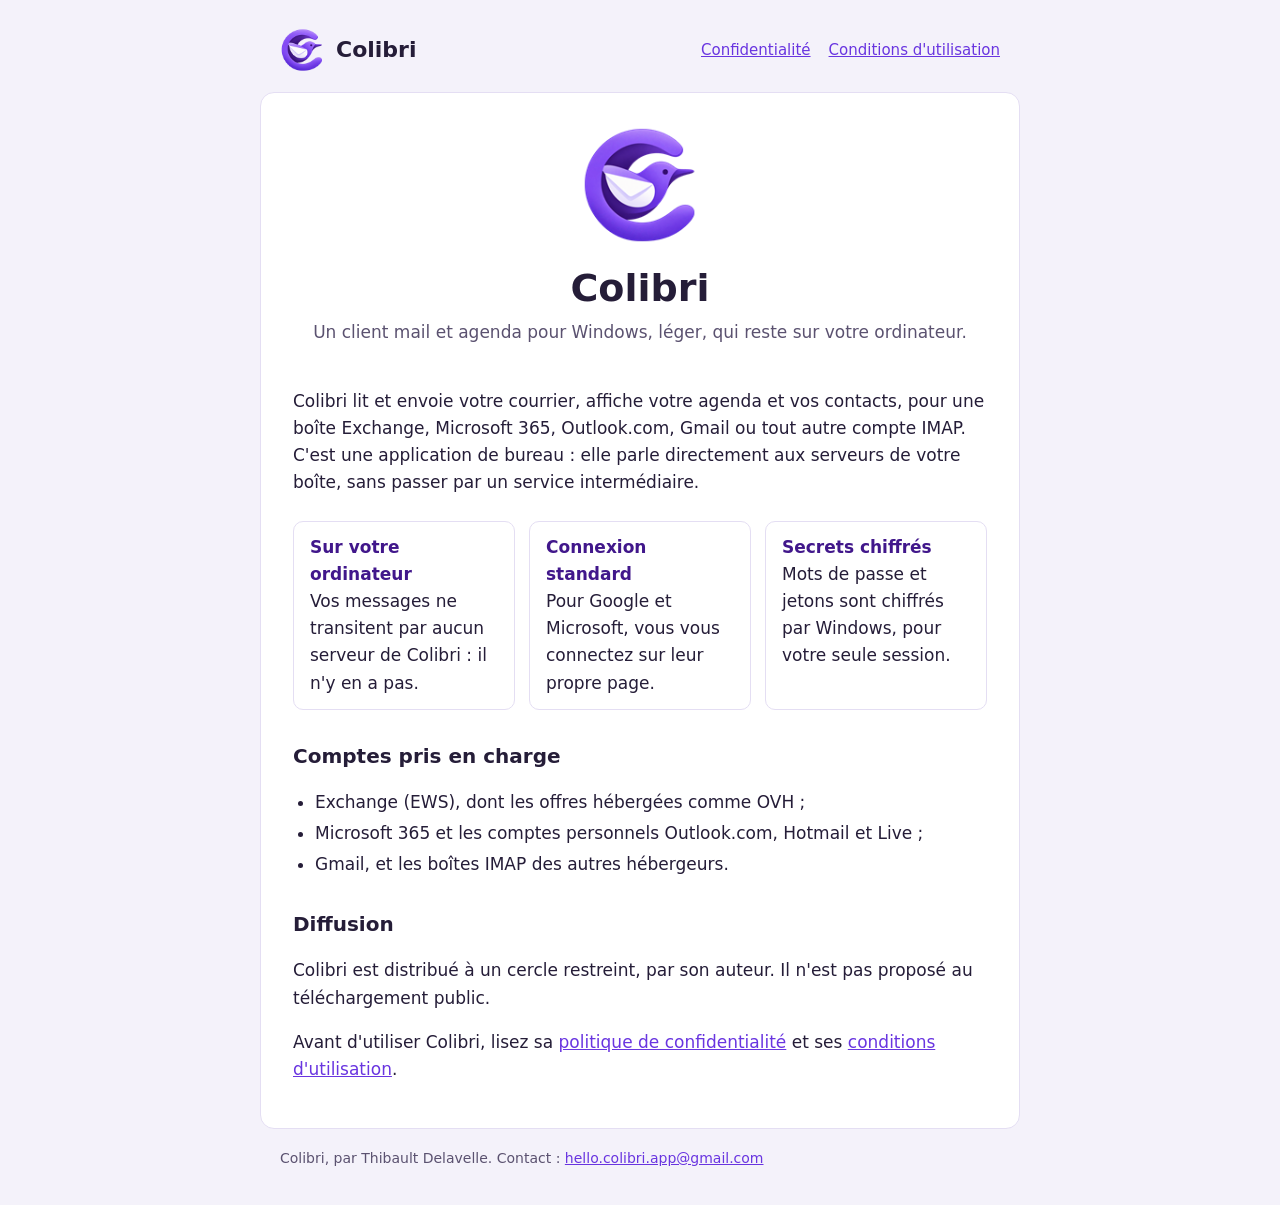
<file: index.html>
<!doctype html>
<html lang="fr">
<head>
  <meta charset="utf-8">
  <meta name="viewport" content="width=device-width, initial-scale=1">
  <title>Colibri</title>
  <meta name="description" content="Colibri, client mail et agenda pour Windows : Exchange, Microsoft 365, Outlook.com, Gmail et IMAP.">
  <link rel="icon" href="logo.png">
  <link rel="stylesheet" href="style.css">
</head>
<body>
  <header>
    <a class="home" href="./"><img src="logo.png" alt="">Colibri</a>
    <nav>
      <a href="confidentialite.html">Confidentialité</a>
      <a href="conditions.html">Conditions d'utilisation</a>
    </nav>
  </header>

  <main>
    <section class="hero">
      <img src="logo.png" alt="Logo de Colibri">
      <h1>Colibri</h1>
      <p class="lead">Un client mail et agenda pour Windows, léger, qui reste sur votre ordinateur.</p>
    </section>

    <p>
      Colibri lit et envoie votre courrier, affiche votre agenda et vos contacts, pour une boîte
      Exchange, Microsoft 365, Outlook.com, Gmail ou tout autre compte IMAP. C'est une
      application de bureau : elle parle directement aux serveurs de votre boîte, sans passer par
      un service intermédiaire.
    </p>

    <div class="facts">
      <div><strong>Sur votre ordinateur</strong>Vos messages ne transitent par aucun serveur de Colibri : il n'y en a pas.</div>
      <div><strong>Connexion standard</strong>Pour Google et Microsoft, vous vous connectez sur leur propre page.</div>
      <div><strong>Secrets chiffrés</strong>Mots de passe et jetons sont chiffrés par Windows, pour votre seule session.</div>
    </div>

    <h2>Comptes pris en charge</h2>
    <ul>
      <li>Exchange (EWS), dont les offres hébergées comme OVH ;</li>
      <li>Microsoft 365 et les comptes personnels Outlook.com, Hotmail et Live ;</li>
      <li>Gmail, et les boîtes IMAP des autres hébergeurs.</li>
    </ul>

    <h2>Diffusion</h2>
    <p>
      Colibri est distribué à un cercle restreint, par son auteur. Il n'est pas proposé au
      téléchargement public.
    </p>

    <p>
      Avant d'utiliser Colibri, lisez sa <a href="confidentialite.html">politique de
      confidentialité</a> et ses <a href="conditions.html">conditions d'utilisation</a>.
    </p>
  </main>

  <footer>
    Colibri, par Thibault Delavelle. Contact : <a href="mailto:hello.colibri.app@gmail.com">hello.colibri.app@gmail.com</a>
  </footer>
</body>
</html>
</file>
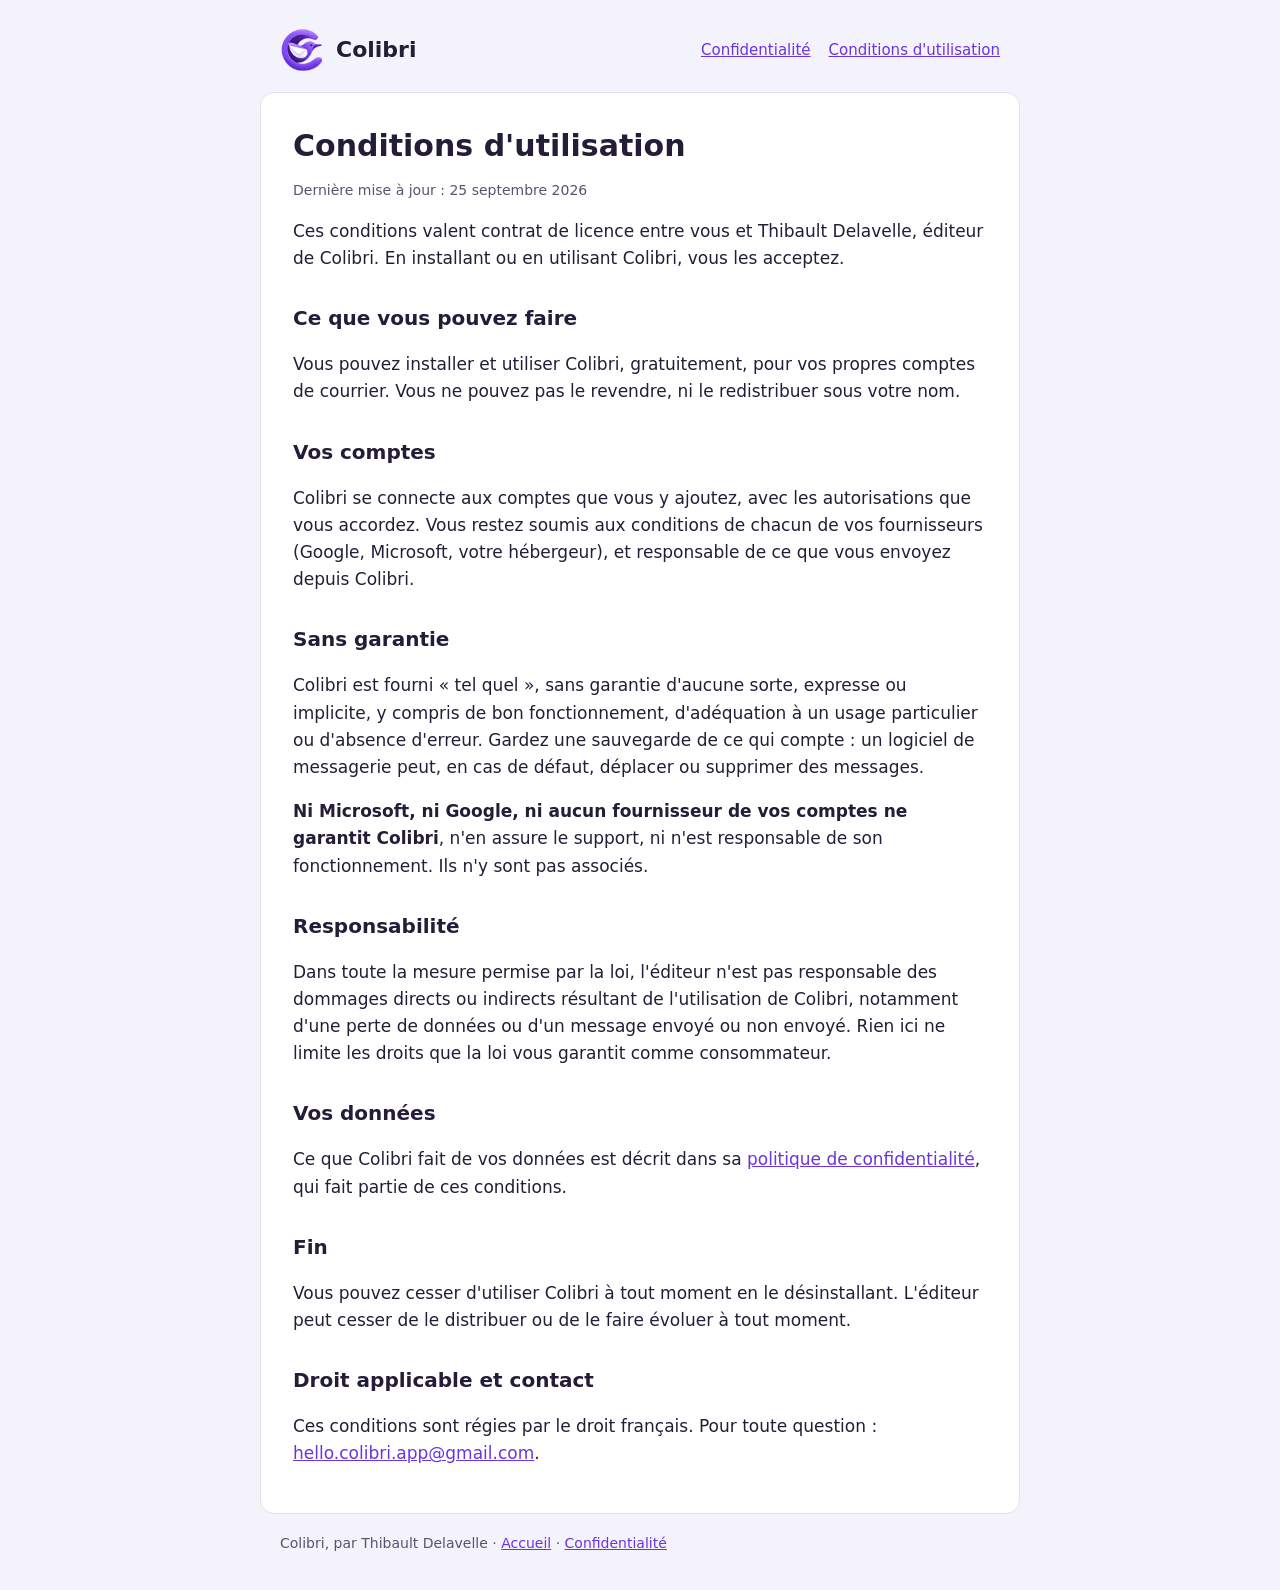
<file: conditions.html>
<!doctype html>
<html lang="fr">
<head>
  <meta charset="utf-8">
  <meta name="viewport" content="width=device-width, initial-scale=1">
  <title>Conditions d'utilisation – Colibri</title>
  <link rel="icon" href="logo.png">
  <link rel="stylesheet" href="style.css">
</head>
<body>
  <header>
    <a class="home" href="./"><img src="logo.png" alt="">Colibri</a>
    <nav>
      <a href="confidentialite.html">Confidentialité</a>
      <a href="conditions.html">Conditions d'utilisation</a>
    </nav>
  </header>

  <main>
    <h1>Conditions d'utilisation</h1>
    <p class="updated">Dernière mise à jour : 25 septembre 2026</p>

    <p>
      Ces conditions valent contrat de licence entre vous et Thibault Delavelle, éditeur de
      Colibri. En installant ou en utilisant Colibri, vous les acceptez.
    </p>

    <h2>Ce que vous pouvez faire</h2>
    <p>
      Vous pouvez installer et utiliser Colibri, gratuitement, pour vos propres comptes de
      courrier. Vous ne pouvez pas le revendre, ni le redistribuer sous votre nom.
    </p>

    <h2>Vos comptes</h2>
    <p>
      Colibri se connecte aux comptes que vous y ajoutez, avec les autorisations que vous accordez.
      Vous restez soumis aux conditions de chacun de vos fournisseurs (Google, Microsoft, votre
      hébergeur), et responsable de ce que vous envoyez depuis Colibri.
    </p>

    <h2>Sans garantie</h2>
    <p>
      Colibri est fourni « tel quel », sans garantie d'aucune sorte, expresse ou implicite, y
      compris de bon fonctionnement, d'adéquation à un usage particulier ou d'absence d'erreur.
      Gardez une sauvegarde de ce qui compte : un logiciel de messagerie peut, en cas de défaut,
      déplacer ou supprimer des messages.
    </p>
    <p>
      <strong>Ni Microsoft, ni Google, ni aucun fournisseur de vos comptes ne garantit Colibri</strong>,
      n'en assure le support, ni n'est responsable de son fonctionnement. Ils n'y sont pas associés.
    </p>

    <h2>Responsabilité</h2>
    <p>
      Dans toute la mesure permise par la loi, l'éditeur n'est pas responsable des dommages directs
      ou indirects résultant de l'utilisation de Colibri, notamment d'une perte de données ou d'un
      message envoyé ou non envoyé. Rien ici ne limite les droits que la loi vous garantit comme
      consommateur.
    </p>

    <h2>Vos données</h2>
    <p>
      Ce que Colibri fait de vos données est décrit dans sa
      <a href="confidentialite.html">politique de confidentialité</a>, qui fait partie de ces
      conditions.
    </p>

    <h2>Fin</h2>
    <p>
      Vous pouvez cesser d'utiliser Colibri à tout moment en le désinstallant. L'éditeur peut
      cesser de le distribuer ou de le faire évoluer à tout moment.
    </p>

    <h2>Droit applicable et contact</h2>
    <p>
      Ces conditions sont régies par le droit français. Pour toute question :
      <a href="mailto:hello.colibri.app@gmail.com">hello.colibri.app@gmail.com</a>.
    </p>
  </main>

  <footer>
    Colibri, par Thibault Delavelle · <a href="./">Accueil</a> · <a href="confidentialite.html">Confidentialité</a>
  </footer>
</body>
</html>
</file>
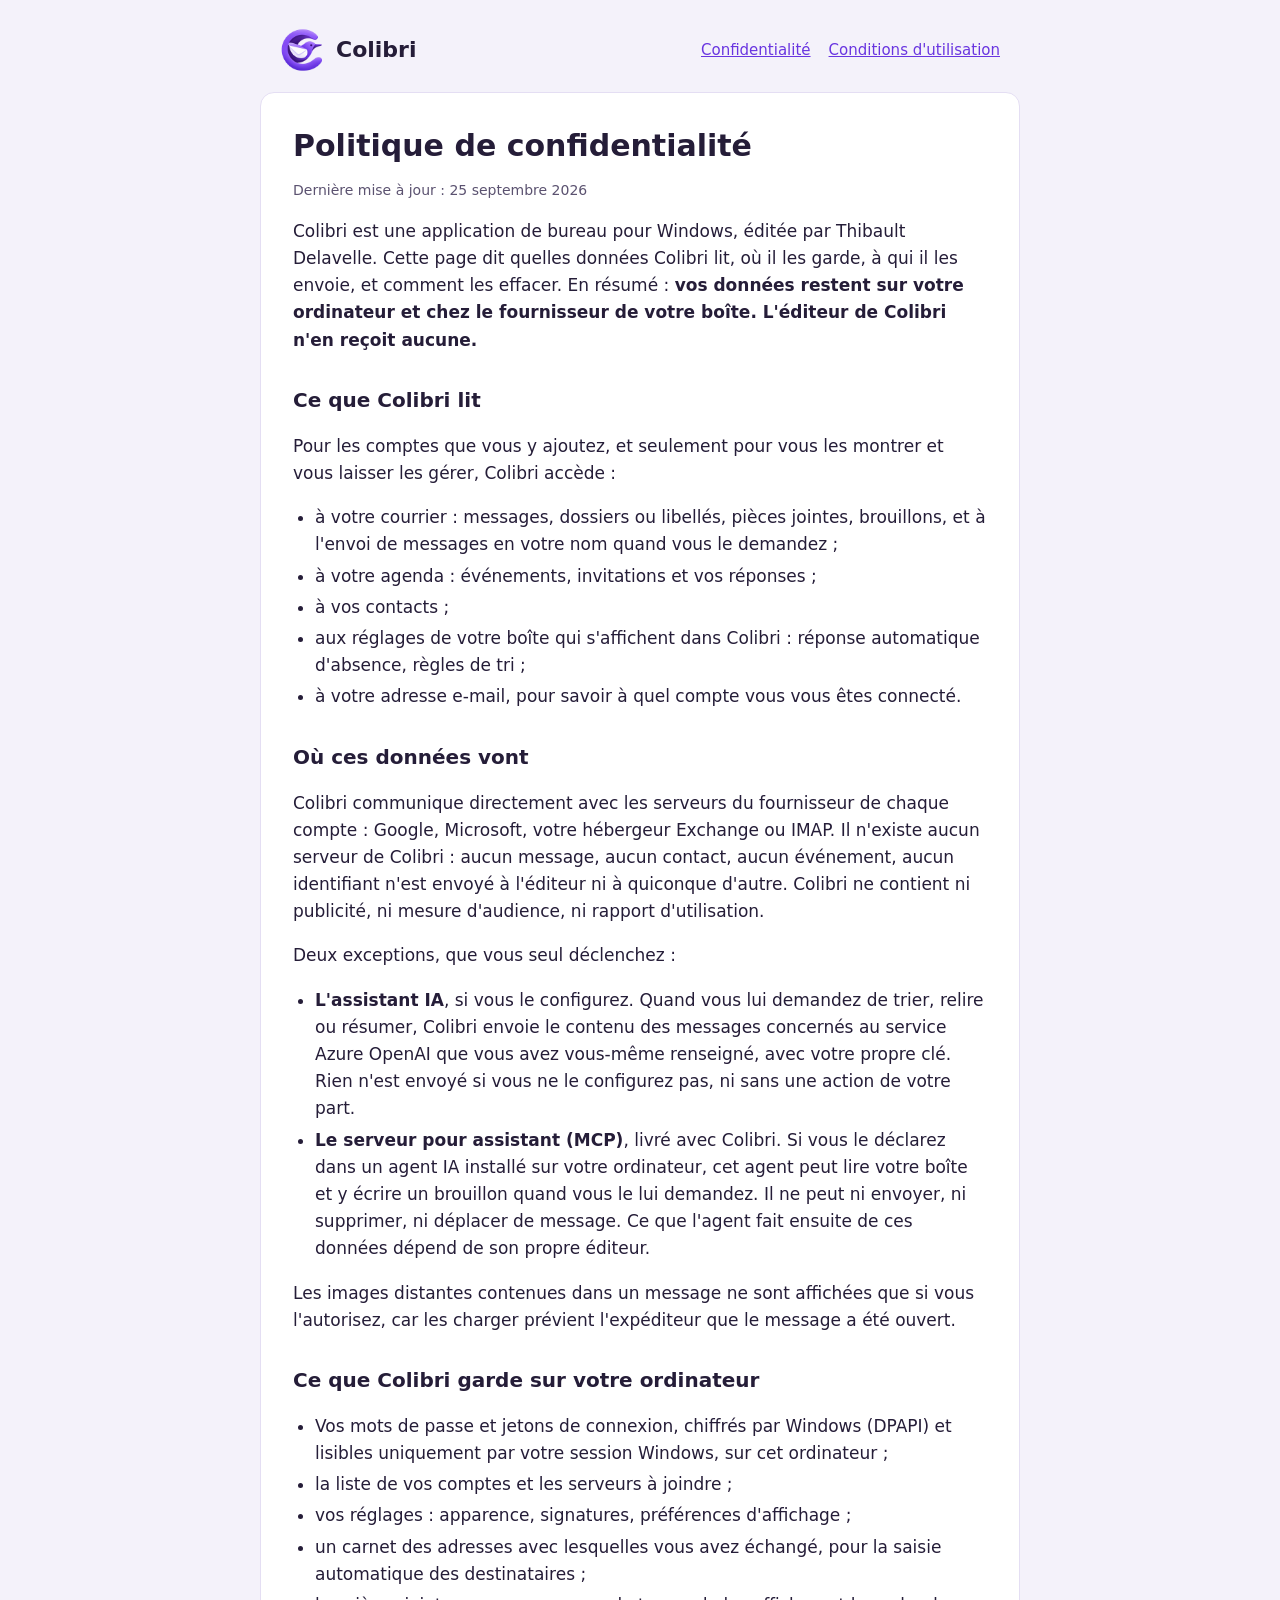
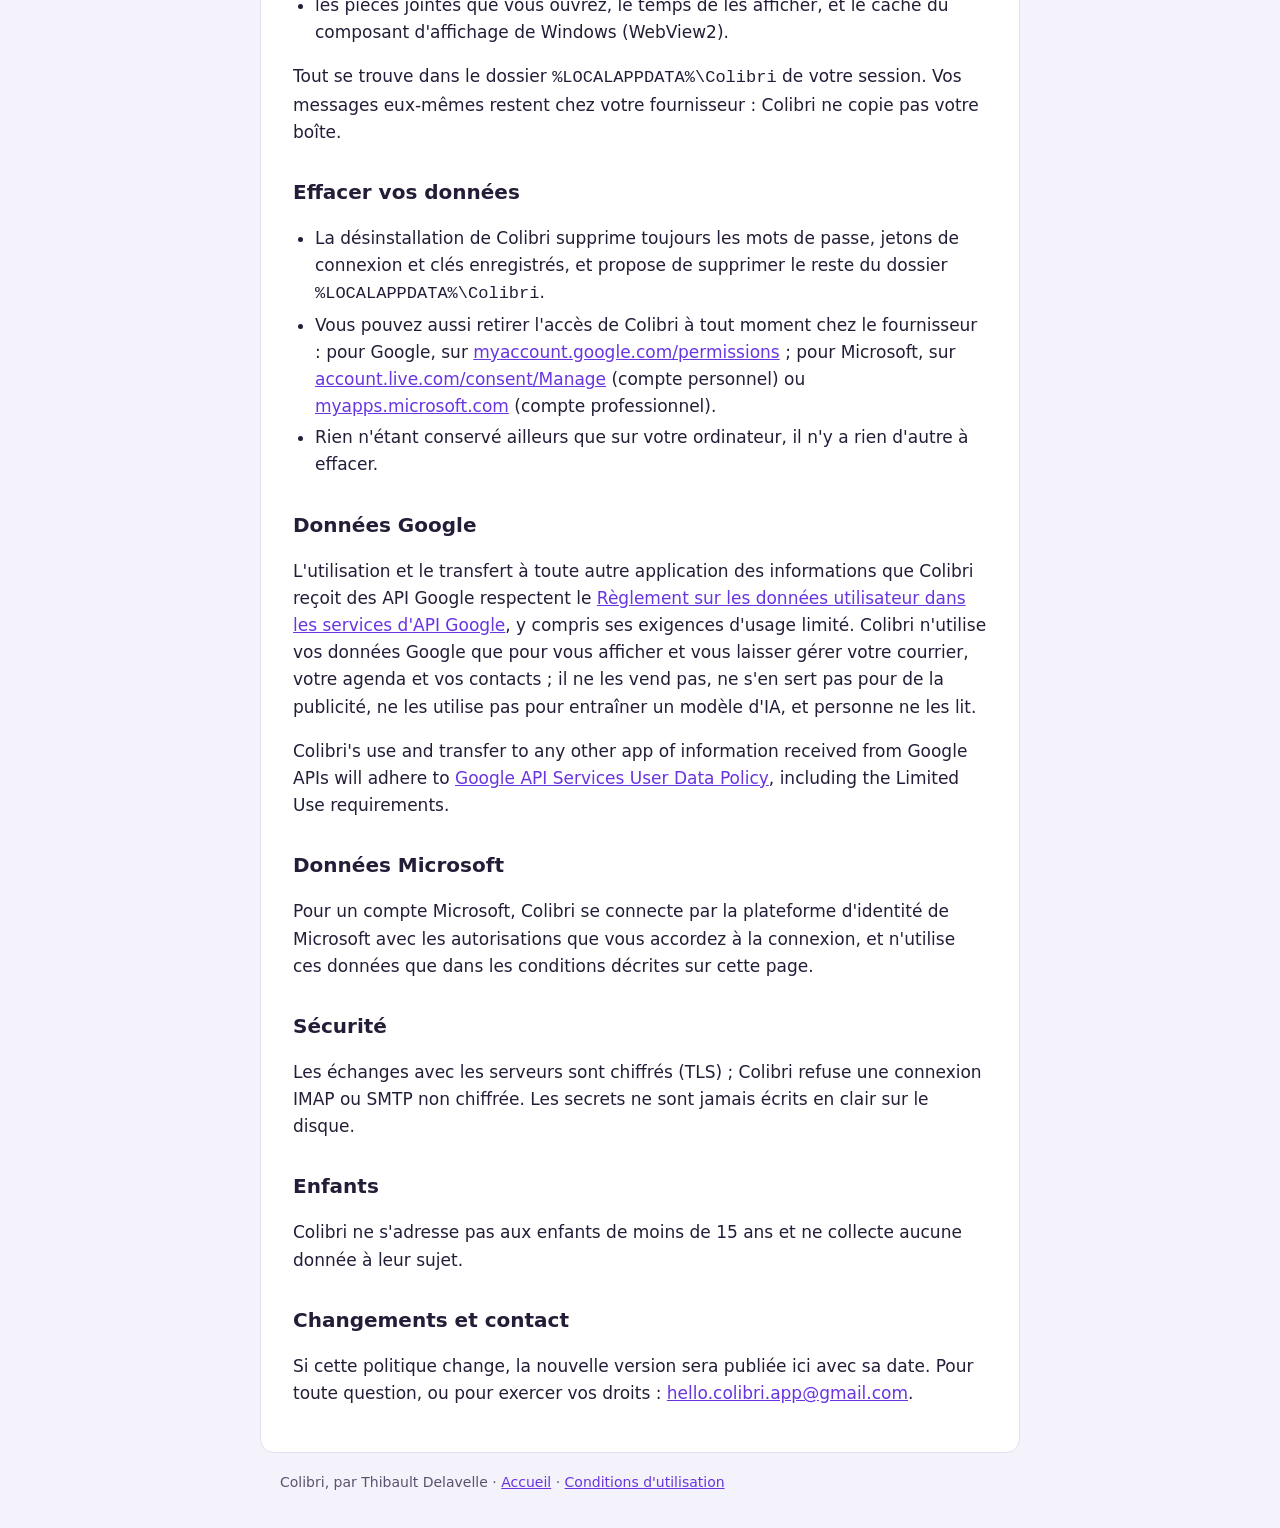
<file: confidentialite.html>
<!doctype html>
<html lang="fr">
<head>
  <meta charset="utf-8">
  <meta name="viewport" content="width=device-width, initial-scale=1">
  <title>Confidentialité – Colibri</title>
  <link rel="icon" href="logo.png">
  <link rel="stylesheet" href="style.css">
</head>
<body>
  <header>
    <a class="home" href="./"><img src="logo.png" alt="">Colibri</a>
    <nav>
      <a href="confidentialite.html">Confidentialité</a>
      <a href="conditions.html">Conditions d'utilisation</a>
    </nav>
  </header>

  <main>
    <h1>Politique de confidentialité</h1>
    <p class="updated">Dernière mise à jour : 25 septembre 2026</p>

    <p>
      Colibri est une application de bureau pour Windows, éditée par Thibault Delavelle. Cette
      page dit quelles données Colibri lit, où il les garde, à qui il les envoie, et comment les
      effacer. En résumé : <strong>vos données restent sur votre ordinateur et chez le fournisseur
      de votre boîte. L'éditeur de Colibri n'en reçoit aucune.</strong>
    </p>

    <h2>Ce que Colibri lit</h2>
    <p>
      Pour les comptes que vous y ajoutez, et seulement pour vous les montrer et vous laisser les
      gérer, Colibri accède :
    </p>
    <ul>
      <li>à votre courrier : messages, dossiers ou libellés, pièces jointes, brouillons, et à
        l'envoi de messages en votre nom quand vous le demandez ;</li>
      <li>à votre agenda : événements, invitations et vos réponses ;</li>
      <li>à vos contacts ;</li>
      <li>aux réglages de votre boîte qui s'affichent dans Colibri : réponse automatique
        d'absence, règles de tri ;</li>
      <li>à votre adresse e-mail, pour savoir à quel compte vous vous êtes connecté.</li>
    </ul>

    <h2>Où ces données vont</h2>
    <p>
      Colibri communique directement avec les serveurs du fournisseur de chaque compte : Google,
      Microsoft, votre hébergeur Exchange ou IMAP. Il n'existe aucun serveur de Colibri : aucun
      message, aucun contact, aucun événement, aucun identifiant n'est envoyé à l'éditeur ni à
      quiconque d'autre. Colibri ne contient ni publicité, ni mesure d'audience, ni rapport
      d'utilisation.
    </p>
    <p>Deux exceptions, que vous seul déclenchez :</p>
    <ul>
      <li><strong>L'assistant IA</strong>, si vous le configurez. Quand vous lui demandez de trier,
        relire ou résumer, Colibri envoie le contenu des messages concernés au service Azure
        OpenAI que vous avez vous-même renseigné, avec votre propre clé. Rien n'est envoyé si vous
        ne le configurez pas, ni sans une action de votre part.</li>
      <li><strong>Le serveur pour assistant (MCP)</strong>, livré avec Colibri. Si vous le déclarez
        dans un agent IA installé sur votre ordinateur, cet agent peut lire votre boîte et y écrire
        un brouillon quand vous le lui demandez. Il ne peut ni envoyer, ni supprimer, ni déplacer
        de message. Ce que l'agent fait ensuite de ces données dépend de son propre éditeur.</li>
    </ul>
    <p>
      Les images distantes contenues dans un message ne sont affichées que si vous l'autorisez,
      car les charger prévient l'expéditeur que le message a été ouvert.
    </p>

    <h2>Ce que Colibri garde sur votre ordinateur</h2>
    <ul>
      <li>Vos mots de passe et jetons de connexion, chiffrés par Windows (DPAPI) et lisibles
        uniquement par votre session Windows, sur cet ordinateur ;</li>
      <li>la liste de vos comptes et les serveurs à joindre ;</li>
      <li>vos réglages : apparence, signatures, préférences d'affichage ;</li>
      <li>un carnet des adresses avec lesquelles vous avez échangé, pour la saisie automatique
        des destinataires ;</li>
      <li>les pièces jointes que vous ouvrez, le temps de les afficher, et le cache du composant
        d'affichage de Windows (WebView2).</li>
    </ul>
    <p>
      Tout se trouve dans le dossier <code>%LOCALAPPDATA%\Colibri</code> de votre session. Vos
      messages eux-mêmes restent chez votre fournisseur : Colibri ne copie pas votre boîte.
    </p>

    <h2>Effacer vos données</h2>
    <ul>
      <li>La désinstallation de Colibri supprime toujours les mots de passe, jetons de connexion et
        clés enregistrés, et propose de supprimer le reste du dossier <code>%LOCALAPPDATA%\Colibri</code>.</li>
      <li>Vous pouvez aussi retirer l'accès de Colibri à tout moment chez le fournisseur : pour
        Google, sur <a href="https://myaccount.google.com/permissions">myaccount.google.com/permissions</a> ;
        pour Microsoft, sur <a href="https://account.live.com/consent/Manage">account.live.com/consent/Manage</a>
        (compte personnel) ou <a href="https://myapps.microsoft.com">myapps.microsoft.com</a>
        (compte professionnel).</li>
      <li>Rien n'étant conservé ailleurs que sur votre ordinateur, il n'y a rien d'autre à effacer.</li>
    </ul>

    <h2>Données Google</h2>
    <p>
      L'utilisation et le transfert à toute autre application des informations que Colibri reçoit
      des API Google respectent le
      <a href="https://developers.google.com/terms/api-services-user-data-policy">Règlement sur les
      données utilisateur dans les services d'API Google</a>, y compris ses exigences d'usage
      limité. Colibri n'utilise vos données Google que pour vous afficher et vous laisser gérer
      votre courrier, votre agenda et vos contacts ; il ne les vend pas, ne s'en sert pas pour de
      la publicité, ne les utilise pas pour entraîner un modèle d'IA, et personne ne les lit.
    </p>
    <p lang="en">
      Colibri's use and transfer to any other app of information received from Google APIs will
      adhere to <a href="https://developers.google.com/terms/api-services-user-data-policy">Google
      API Services User Data Policy</a>, including the Limited Use requirements.
    </p>

    <h2>Données Microsoft</h2>
    <p>
      Pour un compte Microsoft, Colibri se connecte par la plateforme d'identité de Microsoft avec
      les autorisations que vous accordez à la connexion, et n'utilise ces données que dans les
      conditions décrites sur cette page.
    </p>

    <h2>Sécurité</h2>
    <p>
      Les échanges avec les serveurs sont chiffrés (TLS) ; Colibri refuse une connexion IMAP ou
      SMTP non chiffrée. Les secrets ne sont jamais écrits en clair sur le disque.
    </p>

    <h2>Enfants</h2>
    <p>Colibri ne s'adresse pas aux enfants de moins de 15 ans et ne collecte aucune donnée à leur sujet.</p>

    <h2>Changements et contact</h2>
    <p>
      Si cette politique change, la nouvelle version sera publiée ici avec sa date. Pour toute
      question, ou pour exercer vos droits : <a href="mailto:hello.colibri.app@gmail.com">hello.colibri.app@gmail.com</a>.
    </p>
  </main>

  <footer>
    Colibri, par Thibault Delavelle · <a href="./">Accueil</a> · <a href="conditions.html">Conditions d'utilisation</a>
  </footer>
</body>
</html>
</file>
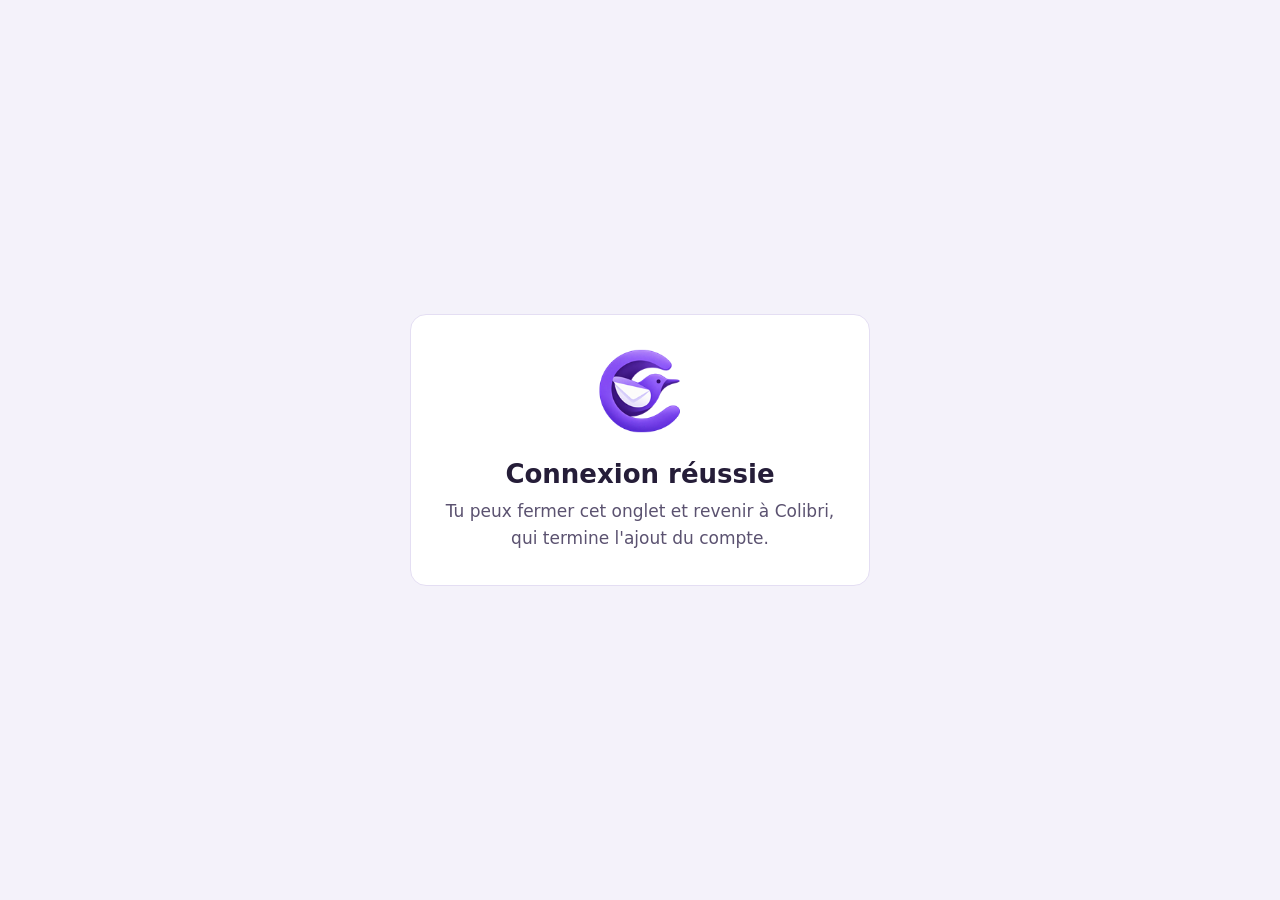
<file: connexion.html>
<!doctype html>
<html lang="fr">
<head>
  <meta charset="utf-8">
  <meta name="viewport" content="width=device-width, initial-scale=1">
  <title>Connexion – Colibri</title>
  <link rel="icon" href="logo.png">
  <link rel="stylesheet" href="style.css">
  <style>
    body { min-height: 100vh; display: grid; place-items: center; padding: 20px; }
    .done { max-width: 460px; text-align: center; background: var(--surface); border: 1px solid var(--line);
            border-radius: 16px; padding: 32px 28px; }
    .done img { width: 88px; height: 88px; }
    .done h1 { font-size: 26px; margin: 14px 0 8px; }
    .done p { color: var(--soft); margin: 0; }
  </style>
</head>
<body>
  <!-- Where Colibri sends the browser once Google has answered, so the address bar no longer
       shows the one-time code. The fragment says how it went. -->
  <div class="done">
    <img src="logo.png" alt="">
    <h1 id="title">Connexion réussie</h1>
    <p id="said">Tu peux fermer cet onglet et revenir à Colibri, qui termine l'ajout du compte.</p>
  </div>
  <script>
    if (location.hash === '#refus') {
      document.getElementById('title').textContent = 'Connexion refusée';
      document.getElementById('said').textContent =
        "Aucun accès n'a été accordé. Tu peux fermer cet onglet et revenir à Colibri pour recommencer.";
    }
  </script>
</body>
</html>
</file>
<file: style.css>
/* Colibri's own palette, the one the application wears. No web fonts: the pages load nothing
   from anywhere else, as befits a privacy policy. */
:root {
  --ground: #f4f2fa;
  --surface: #ffffff;
  --ink: #251d38;
  --soft: #5b5270;
  --accent: #6935e0;
  --accent-deep: #41178b;
  --line: #e4def3;
}

@media (prefers-color-scheme: dark) {
  :root {
    --ground: #120d20;
    --surface: #1c1530;
    --ink: #efebf9;
    --soft: #b8b0cc;
    --accent: #a57cf9;
    --accent-deep: #d5cbfb;
    --line: #2e2547;
  }
}

* { box-sizing: border-box; }

body {
  margin: 0;
  background: var(--ground);
  color: var(--ink);
  font: 17px/1.6 "Segoe UI", system-ui, -apple-system, sans-serif;
}

header, main, footer {
  max-width: 760px;
  margin: 0 auto;
  padding: 0 20px;
}

header {
  display: flex;
  align-items: center;
  gap: 14px;
  padding-top: 28px;
  padding-bottom: 12px;
}

header img { width: 44px; height: 44px; }

header a.home {
  display: flex;
  align-items: center;
  gap: 12px;
  color: var(--ink);
  text-decoration: none;
  font-size: 22px;
  font-weight: 600;
}

nav { margin-left: auto; display: flex; gap: 18px; flex-wrap: wrap; font-size: 15px; }

a { color: var(--accent); }
a:hover { color: var(--accent-deep); }

main {
  background: var(--surface);
  border: 1px solid var(--line);
  border-radius: 14px;
  padding: 8px 32px 28px;
  margin-top: 8px;
}

h1 { font-size: 30px; line-height: 1.25; margin: 26px 0 6px; }
h2 { font-size: 20px; margin: 30px 0 6px; }
.lead { color: var(--soft); margin-top: 0; }
.updated { color: var(--soft); font-size: 14px; }

ul { padding-left: 22px; }
li { margin: 4px 0; }

.hero { text-align: center; padding: 24px 0 8px; }
.hero img { width: 120px; height: 120px; }
.hero h1 { font-size: 38px; margin-top: 12px; }

.facts { display: grid; grid-template-columns: repeat(auto-fit, minmax(200px, 1fr)); gap: 14px; margin: 24px 0; }
.facts div { border: 1px solid var(--line); border-radius: 10px; padding: 12px 16px; }
.facts strong { display: block; color: var(--accent-deep); }

footer { color: var(--soft); font-size: 14px; padding-top: 18px; padding-bottom: 36px; }

@media (max-width: 560px) {
  main { padding: 4px 18px 22px; }
  header { flex-wrap: wrap; }
  nav { margin-left: 0; }
}
</file>
